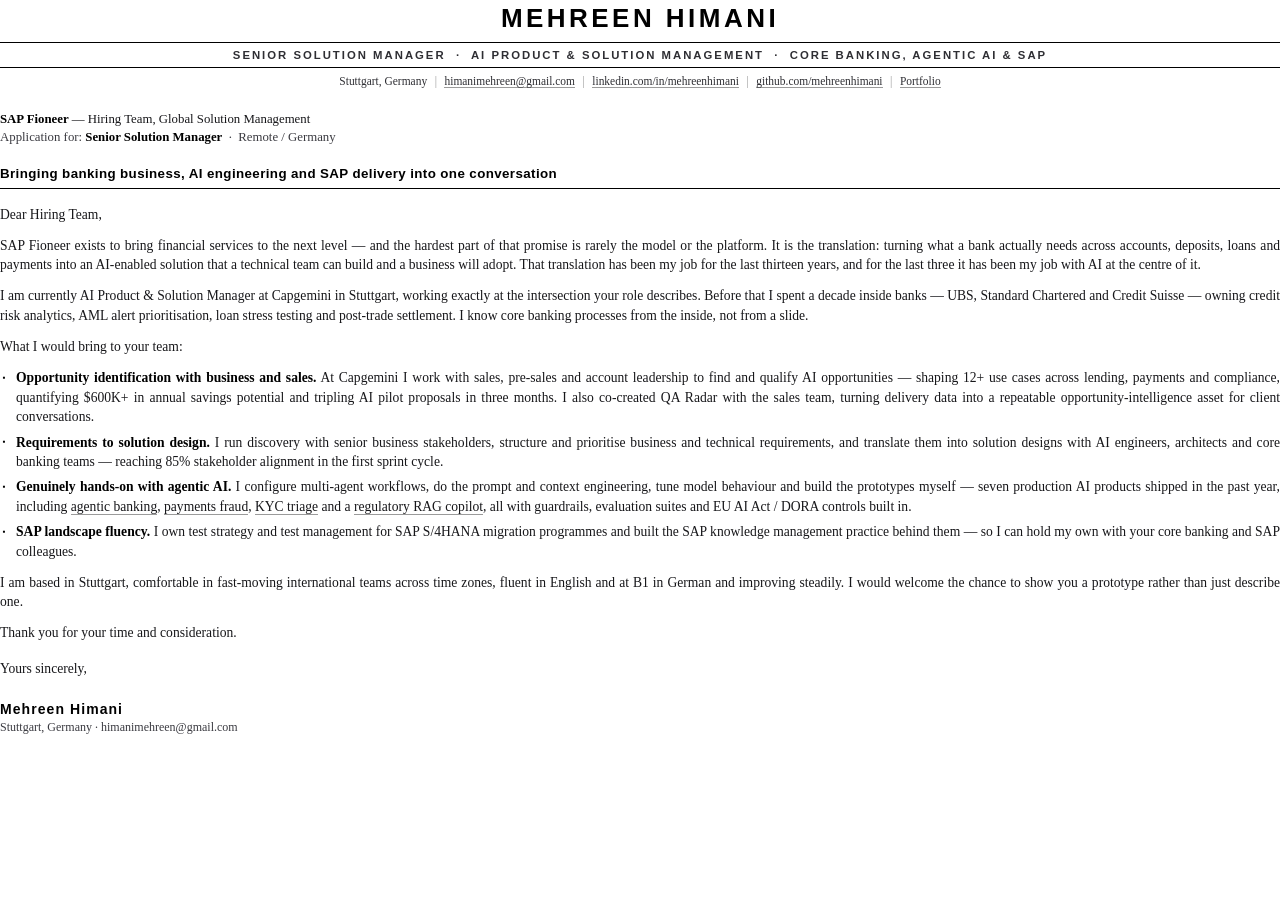
<file: applications/sap-fioneer/cover_letter.html>
<!DOCTYPE html>
<html lang="en">
<head>
<meta charset="utf-8">
<title>Mehreen Himani — Cover Letter — SAP Fioneer</title>
<style>
  @page { size: A4; margin: 16mm 18mm 14mm 18mm; }
  * { box-sizing: border-box; }
  html, body { margin:0; padding:0; }
  body {
    font-family: "Bitstream Charter", "Liberation Serif", Georgia, serif;
    font-size: 10.2pt; line-height: 1.45; color: #17171a;
    -webkit-print-color-adjust: exact; print-color-adjust: exact;
  }
  a { color: inherit; text-decoration: none; border-bottom: 0.4pt solid #9a9a9a; }

  header { margin-bottom: 15pt; }
  h1 {
    font-family: "Liberation Sans", Arial, sans-serif;
    font-size: 19.5pt; font-weight: 700; letter-spacing: 2.6pt;
    text-transform: uppercase; color: #000;
    margin: 0; padding: 0 0 3pt 0; text-align: center;
  }
  .tagline {
    font-family: "Liberation Sans", Arial, sans-serif;
    font-size: 8.5pt; font-weight: 700; letter-spacing: 1.5pt;
    text-transform: uppercase; color: #2e2e33; text-align: center;
    border-top: 1.1pt solid #000; border-bottom: 0.4pt solid #000;
    padding: 3.2pt 0 3pt 0; margin: 0;
  }
  .contact { font-size: 8.6pt; color: #2e2e33; text-align: center; padding-top: 3.6pt; }
  .contact .sep { color: #9a9a9a; padding: 0 3.5pt; }

  .meta { font-size: 9.6pt; color: #3a3a40; margin-bottom: 13pt; }
  .meta .to { color: #17171a; }
  .subject {
    font-family: "Liberation Sans", Arial, sans-serif;
    font-size: 10pt; font-weight: 700; letter-spacing: 0.3pt; color: #000;
    margin: 0 0 12pt 0; padding-bottom: 3pt; border-bottom: 0.6pt solid #000;
  }
  p { margin: 0 0 8.5pt 0; text-align: justify; }
  ul { margin: 0 0 8.5pt 0; padding-left: 12pt; list-style: none; }
  li { margin-bottom: 4pt; text-align: justify; position: relative; }
  li::before {
    content: "\25AA"; position: absolute; left: -10pt; top: 4.2pt;
    font-size: 6pt; line-height: 1; color: #000;
  }
  b { color: #000; font-weight: 700; }
  .sign { margin-top: 12pt; }
  .sign .name {
    font-family: "Liberation Sans", Arial, sans-serif;
    font-weight: 700; color: #000; font-size: 10.5pt;
    letter-spacing: 0.8pt; margin-top: 15pt;
  }
  .sign .sub { font-size: 9pt; color: #3a3a40; }
</style>
</head>
<body>

<header>
  <h1>Mehreen Himani</h1>
  <div class="tagline">Senior Solution Manager &nbsp;·&nbsp; AI Product &amp; Solution Management &nbsp;·&nbsp; Core Banking, Agentic AI &amp; SAP</div>
  <div class="contact">
    Stuttgart, Germany <span class="sep">|</span>
    <!--PHONE-->
    <a href="mailto:himanimehreen@gmail.com">himanimehreen@gmail.com</a> <span class="sep">|</span>
    <a href="https://www.linkedin.com/in/mehreenhimani">linkedin.com/in/mehreenhimani</a> <span class="sep">|</span>
    <a href="https://github.com/mehreenhimani">github.com/mehreenhimani</a> <span class="sep">|</span>
    <a href="https://mehreens-ai-story.lovable.app">Portfolio</a>
  </div>
</header>

<div class="meta">
  <div class="to"><b>SAP Fioneer</b> — Hiring Team, Global Solution Management</div>
  <div>Application for: <b>Senior Solution Manager</b> &nbsp;·&nbsp; Remote / Germany</div>
</div>

<div class="subject">Bringing banking business, AI engineering and SAP delivery into one conversation</div>

<p>Dear Hiring Team,</p>

<p>SAP Fioneer exists to bring financial services to the next level — and the hardest part of that promise is rarely the model or the platform. It is the translation: turning what a bank actually needs across accounts, deposits, loans and payments into an AI-enabled solution that a technical team can build and a business will adopt. That translation has been my job for the last thirteen years, and for the last three it has been my job with AI at the centre of it.</p>

<p>I am currently AI Product &amp; Solution Manager at Capgemini in Stuttgart, working exactly at the intersection your role describes. Before that I spent a decade inside banks — UBS, Standard Chartered and Credit Suisse — owning credit risk analytics, AML alert prioritisation, loan stress testing and post-trade settlement. I know core banking processes from the inside, not from a slide.</p>

<p>What I would bring to your team:</p>

<ul>
  <li><b>Opportunity identification with business and sales.</b> At Capgemini I work with sales, pre-sales and account leadership to find and qualify AI opportunities — shaping 12+ use cases across lending, payments and compliance, quantifying $600K+ in annual savings potential and tripling AI pilot proposals in three months. I also co-created QA Radar with the sales team, turning delivery data into a repeatable opportunity-intelligence asset for client conversations.</li>
  <li><b>Requirements to solution design.</b> I run discovery with senior business stakeholders, structure and prioritise business and technical requirements, and translate them into solution designs with AI engineers, architects and core banking teams — reaching 85% stakeholder alignment in the first sprint cycle.</li>
  <li><b>Genuinely hands-on with agentic AI.</b> I configure multi-agent workflows, do the prompt and context engineering, tune model behaviour and build the prototypes myself — seven production AI products shipped in the past year, including <a href="https://bankflow-ai-app-deve-ox70.bolt.host/">agentic banking</a>, <a href="https://payguard-ai-sigma.vercel.app">payments fraud</a>, <a href="https://kyc-onboarding-sigma.vercel.app">KYC triage</a> and a <a href="https://regcopilot.lovable.app">regulatory RAG copilot</a>, all with guardrails, evaluation suites and EU AI Act / DORA controls built in.</li>
  <li><b>SAP landscape fluency.</b> I own test strategy and test management for SAP S/4HANA migration programmes and built the SAP knowledge management practice behind them — so I can hold my own with your core banking and SAP colleagues.</li>
</ul>

<p>I am based in Stuttgart, comfortable in fast-moving international teams across time zones, fluent in English and at B1 in German and improving steadily. I would welcome the chance to show you a prototype rather than just describe one.</p>

<p>Thank you for your time and consideration.</p>

<div class="sign">
  <div>Yours sincerely,</div>
  <div class="name">Mehreen Himani</div>
  <div class="sub">Stuttgart, Germany · himanimehreen@gmail.com<!--PHONESIG--></div>
</div>

</body>
</html>
</file>
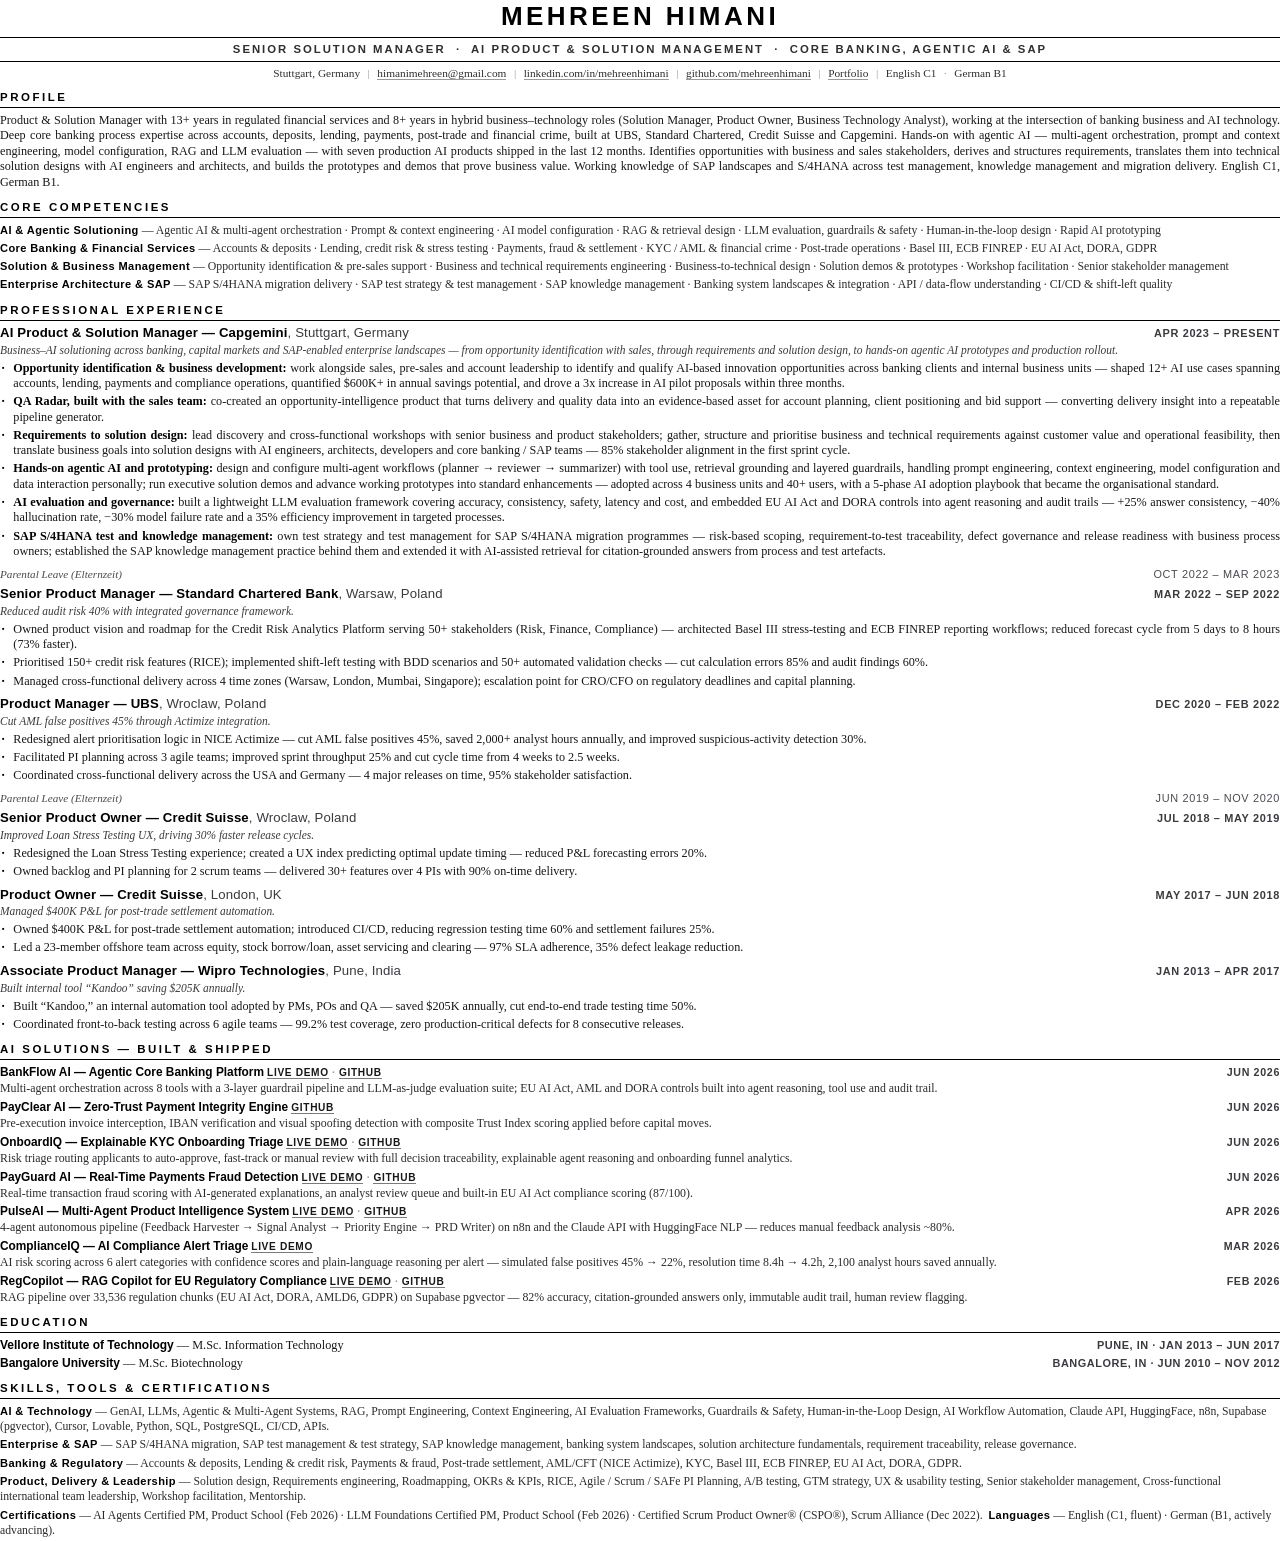
<file: applications/sap-fioneer/cv.html>
<!DOCTYPE html>
<html lang="en">
<head>
<meta charset="utf-8">
<title>Mehreen Himani — CV — Senior Solution Manager</title>
<style>
  @page { size: A4; margin: 10mm 12.5mm 8mm 12.5mm; }
  * { box-sizing: border-box; }
  html, body { margin: 0; padding: 0; }

  body {
    font-family: "Bitstream Charter", "Liberation Serif", Georgia, serif;
    font-size: 9.15pt;
    line-height: 1.27;
    color: #17171a;
    -webkit-print-color-adjust: exact;
    print-color-adjust: exact;
  }
  a { color: inherit; text-decoration: none; border-bottom: 0.4pt solid #9a9a9a; }

  /* ================= Header ================= */
  header { margin-bottom: 7pt; }
  h1 {
    font-family: "Liberation Sans", Arial, sans-serif;
    font-size: 19.5pt; font-weight: 700; letter-spacing: 2.6pt;
    text-transform: uppercase; color: #000;
    margin: 0; padding: 0 0 3pt 0; text-align: center;
  }
  .tagline {
    font-family: "Liberation Sans", Arial, sans-serif;
    font-size: 8.5pt; font-weight: 700; letter-spacing: 1.5pt;
    text-transform: uppercase; color: #2e2e33; text-align: center;
    border-top: 1.1pt solid #000; border-bottom: 0.4pt solid #000;
    padding: 3.2pt 0 3pt 0; margin: 0;
  }
  .contact {
    font-size: 8.5pt; color: #2e2e33; text-align: center; padding-top: 3.6pt;
  }
  .contact .sep { color: #9a9a9a; padding: 0 3.5pt; }

  /* ================= Sections ================= */
  h2 {
    font-family: "Liberation Sans", Arial, sans-serif;
    font-size: 8.6pt; font-weight: 700; letter-spacing: 1.9pt;
    text-transform: uppercase; color: #000;
    margin: 7.6pt 0 3.4pt 0; padding-bottom: 1.8pt;
    border-bottom: 0.9pt solid #000;
  }
  section:first-of-type h2 { margin-top: 3pt; }
  p { margin: 0 0 3pt 0; text-align: justify; }
  b, strong { color: #000; font-weight: 700; }

  /* ================= Competencies ================= */
  .comp div { margin-bottom: 2pt; padding-left: 0; }
  .comp .k {
    font-family: "Liberation Sans", Arial, sans-serif;
    font-size: 8.3pt; font-weight: 700; letter-spacing: 0.3pt; color: #000;
  }
  .comp .v { font-size: 8.85pt; color: #2b2b30; }

  /* ================= Roles ================= */
  .role { margin-bottom: 5.6pt; }
  .role-head { display: flex; justify-content: space-between; align-items: baseline; gap: 10pt; }
  .role-title {
    font-family: "Liberation Sans", Arial, sans-serif;
    font-size: 9.9pt; font-weight: 700; color: #000; letter-spacing: 0.1pt;
  }
  .role-title .co { font-weight: 700; }
  .role-loc { font-weight: 400; color: #3a3a40; }
  .role-date {
    font-family: "Liberation Sans", Arial, sans-serif;
    font-size: 8.2pt; font-weight: 700; letter-spacing: 0.5pt;
    text-transform: uppercase; color: #3a3a40; white-space: nowrap;
  }
  .role-sub { font-style: italic; font-size: 8.6pt; color: #3a3a40; margin: 0.6pt 0 2.4pt 0; }

  ul { margin: 0; padding-left: 10pt; list-style: none; }
  li { margin-bottom: 2pt; text-align: justify; position: relative; padding-left: 0; }
  li::before {
    content: "\25AA"; position: absolute; left: -8.6pt; top: 2.3pt;
    font-size: 5.6pt; line-height: 1; color: #000;
  }

  .leave {
    display: flex; justify-content: space-between; align-items: baseline;
    font-size: 8.4pt; font-style: italic; color: #4a4a52; margin: 0 0 3.4pt 0;
  }
  .leave .d { font-style: normal; font-family: "Liberation Sans", Arial, sans-serif;
    font-size: 8.2pt; letter-spacing: 0.5pt; text-transform: uppercase; }

  /* ================= Projects ================= */
  .proj { margin-bottom: 2.9pt; }
  .proj-head { display: flex; justify-content: space-between; align-items: baseline; gap: 10pt; }
  .proj-name {
    font-family: "Liberation Sans", Arial, sans-serif;
    font-size: 8.9pt; font-weight: 700; color: #000;
  }
  .proj-date {
    font-family: "Liberation Sans", Arial, sans-serif;
    font-size: 8pt; font-weight: 700; letter-spacing: 0.5pt;
    text-transform: uppercase; color: #3a3a40; white-space: nowrap;
  }
  .links { font-family: "Liberation Sans", Arial, sans-serif; font-size: 7.6pt;
    font-weight: 700; letter-spacing: 0.5pt; text-transform: uppercase; }
  .links a { border-bottom: 0.4pt solid #7a7a7a; }
  .links .sep { color: #9a9a9a; padding: 0 2.5pt; border: 0; }
  .proj p { margin: 0.4pt 0 0 0; font-size: 8.9pt; color: #2b2b30; }

  /* ================= Education ================= */
  .edu-row { display: flex; justify-content: space-between; align-items: baseline; margin-bottom: 1.6pt; }
  .edu-row .l { font-size: 9.2pt; }
  .edu-row .l b { font-family: "Liberation Sans", Arial, sans-serif; font-size: 9pt; }
  .edu-row .r {
    font-family: "Liberation Sans", Arial, sans-serif;
    font-size: 8.2pt; font-weight: 700; letter-spacing: 0.4pt;
    text-transform: uppercase; color: #3a3a40; white-space: nowrap;
  }

  /* ================= Skills ================= */
  .skills div { margin-bottom: 2pt; font-size: 8.8pt; color: #2b2b30; }
  .skills .k {
    font-family: "Liberation Sans", Arial, sans-serif;
    font-size: 8.3pt; font-weight: 700; letter-spacing: 0.3pt; color: #000;
  }

  .avoid { break-inside: avoid; page-break-inside: avoid; }
</style>
</head>
<body>

<header>
  <h1>Mehreen Himani</h1>
  <div class="tagline">Senior Solution Manager &nbsp;·&nbsp; AI Product &amp; Solution Management &nbsp;·&nbsp; Core Banking, Agentic AI &amp; SAP</div>
  <div class="contact">
    Stuttgart, Germany <span class="sep">|</span>
    <!--PHONE-->
    <a href="mailto:himanimehreen@gmail.com">himanimehreen@gmail.com</a> <span class="sep">|</span>
    <a href="https://www.linkedin.com/in/mehreenhimani">linkedin.com/in/mehreenhimani</a> <span class="sep">|</span>
    <a href="https://github.com/mehreenhimani">github.com/mehreenhimani</a> <span class="sep">|</span>
    <a href="https://mehreens-ai-story.lovable.app">Portfolio</a> <span class="sep">|</span>
    English C1 <span class="sep">·</span> German B1
  </div>
</header>

<section class="avoid">
  <h2>Profile</h2>
  <p>Product &amp; Solution Manager with 13+ years in regulated financial services and 8+ years in hybrid business–technology roles (Solution Manager, Product Owner, Business Technology Analyst), working at the intersection of banking business and AI technology. Deep core banking process expertise across accounts, deposits, lending, payments, post-trade and financial crime, built at UBS, Standard Chartered, Credit Suisse and Capgemini. Hands-on with agentic AI — multi-agent orchestration, prompt and context engineering, model configuration, RAG and LLM evaluation — with seven production AI products shipped in the last 12 months. Identifies opportunities with business and sales stakeholders, derives and structures requirements, translates them into technical solution designs with AI engineers and architects, and builds the prototypes and demos that prove business value. Working knowledge of SAP landscapes and S/4HANA across test management, knowledge management and migration delivery. English C1, German B1.</p>
</section>

<section class="avoid">
  <h2>Core Competencies</h2>
  <div class="comp">
    <div><span class="k">AI &amp; Agentic Solutioning</span> <span class="v">— Agentic AI &amp; multi-agent orchestration · Prompt &amp; context engineering · AI model configuration · RAG &amp; retrieval design · LLM evaluation, guardrails &amp; safety · Human-in-the-loop design · Rapid AI prototyping</span></div>
    <div><span class="k">Core Banking &amp; Financial Services</span> <span class="v">— Accounts &amp; deposits · Lending, credit risk &amp; stress testing · Payments, fraud &amp; settlement · KYC / AML &amp; financial crime · Post-trade operations · Basel III, ECB FINREP · EU AI Act, DORA, GDPR</span></div>
    <div><span class="k">Solution &amp; Business Management</span> <span class="v">— Opportunity identification &amp; pre-sales support · Business and technical requirements engineering · Business-to-technical design · Solution demos &amp; prototypes · Workshop facilitation · Senior stakeholder management</span></div>
    <div><span class="k">Enterprise Architecture &amp; SAP</span> <span class="v">— SAP S/4HANA migration delivery · SAP test strategy &amp; test management · SAP knowledge management · Banking system landscapes &amp; integration · API / data-flow understanding · CI/CD &amp; shift-left quality</span></div>
  </div>
</section>

<section>
  <h2>Professional Experience</h2>

  <div class="role">
    <div class="role-head">
      <div class="role-title">AI Product &amp; Solution Manager <span class="co">— Capgemini</span><span class="role-loc">, Stuttgart, Germany</span></div>
      <div class="role-date">Apr 2023 – Present</div>
    </div>
    <div class="role-sub">Business–AI solutioning across banking, capital markets and SAP-enabled enterprise landscapes — from opportunity identification with sales, through requirements and solution design, to hands-on agentic AI prototypes and production rollout.</div>
    <ul>
      <li><b>Opportunity identification &amp; business development:</b> work alongside sales, pre-sales and account leadership to identify and qualify AI-based innovation opportunities across banking clients and internal business units — shaped 12+ AI use cases spanning accounts, lending, payments and compliance operations, quantified $600K+ in annual savings potential, and drove a 3x increase in AI pilot proposals within three months.</li>
      <li><b>QA Radar, built with the sales team:</b> co-created an opportunity-intelligence product that turns delivery and quality data into an evidence-based asset for account planning, client positioning and bid support — converting delivery insight into a repeatable pipeline generator.</li>
      <li><b>Requirements to solution design:</b> lead discovery and cross-functional workshops with senior business and product stakeholders; gather, structure and prioritise business and technical requirements against customer value and operational feasibility, then translate business goals into solution designs with AI engineers, architects, developers and core banking / SAP teams — 85% stakeholder alignment in the first sprint cycle.</li>
      <li><b>Hands-on agentic AI and prototyping:</b> design and configure multi-agent workflows (planner → reviewer → summarizer) with tool use, retrieval grounding and layered guardrails, handling prompt engineering, context engineering, model configuration and data interaction personally; run executive solution demos and advance working prototypes into standard enhancements — adopted across 4 business units and 40+ users, with a 5-phase AI adoption playbook that became the organisational standard.</li>
      <li><b>AI evaluation and governance:</b> built a lightweight LLM evaluation framework covering accuracy, consistency, safety, latency and cost, and embedded EU AI Act and DORA controls into agent reasoning and audit trails — +25% answer consistency, −40% hallucination rate, −30% model failure rate and a 35% efficiency improvement in targeted processes.</li>
      <li><b>SAP S/4HANA test and knowledge management:</b> own test strategy and test management for SAP S/4HANA migration programmes — risk-based scoping, requirement-to-test traceability, defect governance and release readiness with business process owners; established the SAP knowledge management practice behind them and extended it with AI-assisted retrieval for citation-grounded answers from process and test artefacts.</li>
    </ul>
  </div>

  <div class="leave"><span>Parental Leave (Elternzeit)</span><span class="d">Oct 2022 – Mar 2023</span></div>

  <div class="role">
    <div class="role-head">
      <div class="role-title">Senior Product Manager <span class="co">— Standard Chartered Bank</span><span class="role-loc">, Warsaw, Poland</span></div>
      <div class="role-date">Mar 2022 – Sep 2022</div>
    </div>
    <div class="role-sub">Reduced audit risk 40% with integrated governance framework.</div>
    <ul>
      <li>Owned product vision and roadmap for the Credit Risk Analytics Platform serving 50+ stakeholders (Risk, Finance, Compliance) — architected Basel III stress-testing and ECB FINREP reporting workflows; reduced forecast cycle from 5 days to 8 hours (73% faster).</li>
      <li>Prioritised 150+ credit risk features (RICE); implemented shift-left testing with BDD scenarios and 50+ automated validation checks — cut calculation errors 85% and audit findings 60%.</li>
      <li>Managed cross-functional delivery across 4 time zones (Warsaw, London, Mumbai, Singapore); escalation point for CRO/CFO on regulatory deadlines and capital planning.</li>
    </ul>
  </div>

  <div class="role">
    <div class="role-head">
      <div class="role-title">Product Manager <span class="co">— UBS</span><span class="role-loc">, Wroclaw, Poland</span></div>
      <div class="role-date">Dec 2020 – Feb 2022</div>
    </div>
    <div class="role-sub">Cut AML false positives 45% through Actimize integration.</div>
    <ul>
      <li>Redesigned alert prioritisation logic in NICE Actimize — cut AML false positives 45%, saved 2,000+ analyst hours annually, and improved suspicious-activity detection 30%.</li>
      <li>Facilitated PI planning across 3 agile teams; improved sprint throughput 25% and cut cycle time from 4 weeks to 2.5 weeks.</li>
      <li>Coordinated cross-functional delivery across the USA and Germany — 4 major releases on time, 95% stakeholder satisfaction.</li>
    </ul>
  </div>

  <div class="leave"><span>Parental Leave (Elternzeit)</span><span class="d">Jun 2019 – Nov 2020</span></div>

  <div class="role">
    <div class="role-head">
      <div class="role-title">Senior Product Owner <span class="co">— Credit Suisse</span><span class="role-loc">, Wroclaw, Poland</span></div>
      <div class="role-date">Jul 2018 – May 2019</div>
    </div>
    <div class="role-sub">Improved Loan Stress Testing UX, driving 30% faster release cycles.</div>
    <ul>
      <li>Redesigned the Loan Stress Testing experience; created a UX index predicting optimal update timing — reduced P&amp;L forecasting errors 20%.</li>
      <li>Owned backlog and PI planning for 2 scrum teams — delivered 30+ features over 4 PIs with 90% on-time delivery.</li>
    </ul>
  </div>

  <div class="role">
    <div class="role-head">
      <div class="role-title">Product Owner <span class="co">— Credit Suisse</span><span class="role-loc">, London, UK</span></div>
      <div class="role-date">May 2017 – Jun 2018</div>
    </div>
    <div class="role-sub">Managed $400K P&amp;L for post-trade settlement automation.</div>
    <ul>
      <li>Owned $400K P&amp;L for post-trade settlement automation; introduced CI/CD, reducing regression testing time 60% and settlement failures 25%.</li>
      <li>Led a 23-member offshore team across equity, stock borrow/loan, asset servicing and clearing — 97% SLA adherence, 35% defect leakage reduction.</li>
    </ul>
  </div>

  <div class="role">
    <div class="role-head">
      <div class="role-title">Associate Product Manager <span class="co">— Wipro Technologies</span><span class="role-loc">, Pune, India</span></div>
      <div class="role-date">Jan 2013 – Apr 2017</div>
    </div>
    <div class="role-sub">Built internal tool “Kandoo” saving $205K annually.</div>
    <ul>
      <li>Built “Kandoo,” an internal automation tool adopted by PMs, POs and QA — saved $205K annually, cut end-to-end trade testing time 50%.</li>
      <li>Coordinated front-to-back testing across 6 agile teams — 99.2% test coverage, zero production-critical defects for 8 consecutive releases.</li>
    </ul>
  </div>
</section>

<section>
  <h2>AI Solutions — Built &amp; Shipped</h2>

  <div class="proj avoid">
    <div class="proj-head">
      <div><span class="proj-name">BankFlow AI — Agentic Core Banking Platform</span> <span class="links"><a href="https://bankflow-ai-app-deve-ox70.bolt.host/">Live Demo</a><span class="sep">·</span><a href="https://github.com/mehreenhimani/bankflow-ai">GitHub</a></span></div>
      <div class="proj-date">Jun 2026</div>
    </div>
    <p>Multi-agent orchestration across 8 tools with a 3-layer guardrail pipeline and LLM-as-judge evaluation suite; EU AI Act, AML and DORA controls built into agent reasoning, tool use and audit trail.</p>
  </div>

  <div class="proj avoid">
    <div class="proj-head">
      <div><span class="proj-name">PayClear AI — Zero-Trust Payment Integrity Engine</span> <span class="links"><a href="https://github.com/mehreenhimani/payclear-AI">GitHub</a></span></div>
      <div class="proj-date">Jun 2026</div>
    </div>
    <p>Pre-execution invoice interception, IBAN verification and visual spoofing detection with composite Trust Index scoring applied before capital moves.</p>
  </div>

  <div class="proj avoid">
    <div class="proj-head">
      <div><span class="proj-name">OnboardIQ — Explainable KYC Onboarding Triage</span> <span class="links"><a href="https://kyc-onboarding-sigma.vercel.app">Live Demo</a><span class="sep">·</span><a href="https://github.com/mehreenhimani/KYC-Onboarding">GitHub</a></span></div>
      <div class="proj-date">Jun 2026</div>
    </div>
    <p>Risk triage routing applicants to auto-approve, fast-track or manual review with full decision traceability, explainable agent reasoning and onboarding funnel analytics.</p>
  </div>

  <div class="proj avoid">
    <div class="proj-head">
      <div><span class="proj-name">PayGuard AI — Real-Time Payments Fraud Detection</span> <span class="links"><a href="https://payguard-ai-sigma.vercel.app">Live Demo</a><span class="sep">·</span><a href="https://github.com/mehreenhimani/payguard-ai">GitHub</a></span></div>
      <div class="proj-date">Jun 2026</div>
    </div>
    <p>Real-time transaction fraud scoring with AI-generated explanations, an analyst review queue and built-in EU AI Act compliance scoring (87/100).</p>
  </div>

  <div class="proj avoid">
    <div class="proj-head">
      <div><span class="proj-name">PulseAI — Multi-Agent Product Intelligence System</span> <span class="links"><a href="https://pulseai-kohl.vercel.app">Live Demo</a><span class="sep">·</span><a href="https://github.com/mehreenhimani/pulseai">GitHub</a></span></div>
      <div class="proj-date">Apr 2026</div>
    </div>
    <p>4-agent autonomous pipeline (Feedback Harvester → Signal Analyst → Priority Engine → PRD Writer) on n8n and the Claude API with HuggingFace NLP — reduces manual feedback analysis ~80%.</p>
  </div>

  <div class="proj avoid">
    <div class="proj-head">
      <div><span class="proj-name">ComplianceIQ — AI Compliance Alert Triage</span> <span class="links"><a href="https://complianceiq-aml-triage.vercel.app">Live Demo</a></span></div>
      <div class="proj-date">Mar 2026</div>
    </div>
    <p>AI risk scoring across 6 alert categories with confidence scores and plain-language reasoning per alert — simulated false positives 45% → 22%, resolution time 8.4h → 4.2h, 2,100 analyst hours saved annually.</p>
  </div>

  <div class="proj avoid">
    <div class="proj-head">
      <div><span class="proj-name">RegCopilot — RAG Copilot for EU Regulatory Compliance</span> <span class="links"><a href="https://regcopilot.lovable.app">Live Demo</a><span class="sep">·</span><a href="https://github.com/mehreenhimani/regcopilot">GitHub</a></span></div>
      <div class="proj-date">Feb 2026</div>
    </div>
    <p>RAG pipeline over 33,536 regulation chunks (EU AI Act, DORA, AMLD6, GDPR) on Supabase pgvector — 82% accuracy, citation-grounded answers only, immutable audit trail, human review flagging.</p>
  </div>
</section>

<section class="avoid">
  <h2>Education</h2>
  <div class="edu-row"><div class="l"><b>Vellore Institute of Technology</b> — M.Sc. Information Technology</div><div class="r">Pune, IN · Jan 2013 – Jun 2017</div></div>
  <div class="edu-row"><div class="l"><b>Bangalore University</b> — M.Sc. Biotechnology</div><div class="r">Bangalore, IN · Jun 2010 – Nov 2012</div></div>
</section>

<section>
  <h2>Skills, Tools &amp; Certifications</h2>
  <div class="skills">
    <div><span class="k">AI &amp; Technology</span> — GenAI, LLMs, Agentic &amp; Multi-Agent Systems, RAG, Prompt Engineering, Context Engineering, AI Evaluation Frameworks, Guardrails &amp; Safety, Human-in-the-Loop Design, AI Workflow Automation, Claude API, HuggingFace, n8n, Supabase (pgvector), Cursor, Lovable, Python, SQL, PostgreSQL, CI/CD, APIs.</div>
    <div><span class="k">Enterprise &amp; SAP</span> — SAP S/4HANA migration, SAP test management &amp; test strategy, SAP knowledge management, banking system landscapes, solution architecture fundamentals, requirement traceability, release governance.</div>
    <div><span class="k">Banking &amp; Regulatory</span> — Accounts &amp; deposits, Lending &amp; credit risk, Payments &amp; fraud, Post-trade settlement, AML/CFT (NICE Actimize), KYC, Basel III, ECB FINREP, EU AI Act, DORA, GDPR.</div>
    <div><span class="k">Product, Delivery &amp; Leadership</span> — Solution design, Requirements engineering, Roadmapping, OKRs &amp; KPIs, RICE, Agile / Scrum / SAFe PI Planning, A/B testing, GTM strategy, UX &amp; usability testing, Senior stakeholder management, Cross-functional international team leadership, Workshop facilitation, Mentorship.</div>
    <div><span class="k">Certifications</span> — AI Agents Certified PM, Product School (Feb 2026) · LLM Foundations Certified PM, Product School (Feb 2026) · Certified Scrum Product Owner® (CSPO®), Scrum Alliance (Dec 2022). &nbsp;<span class="k">Languages</span> — English (C1, fluent) · German (B1, actively advancing).</div>
  </div>
</section>

</body>
</html>
</file>
